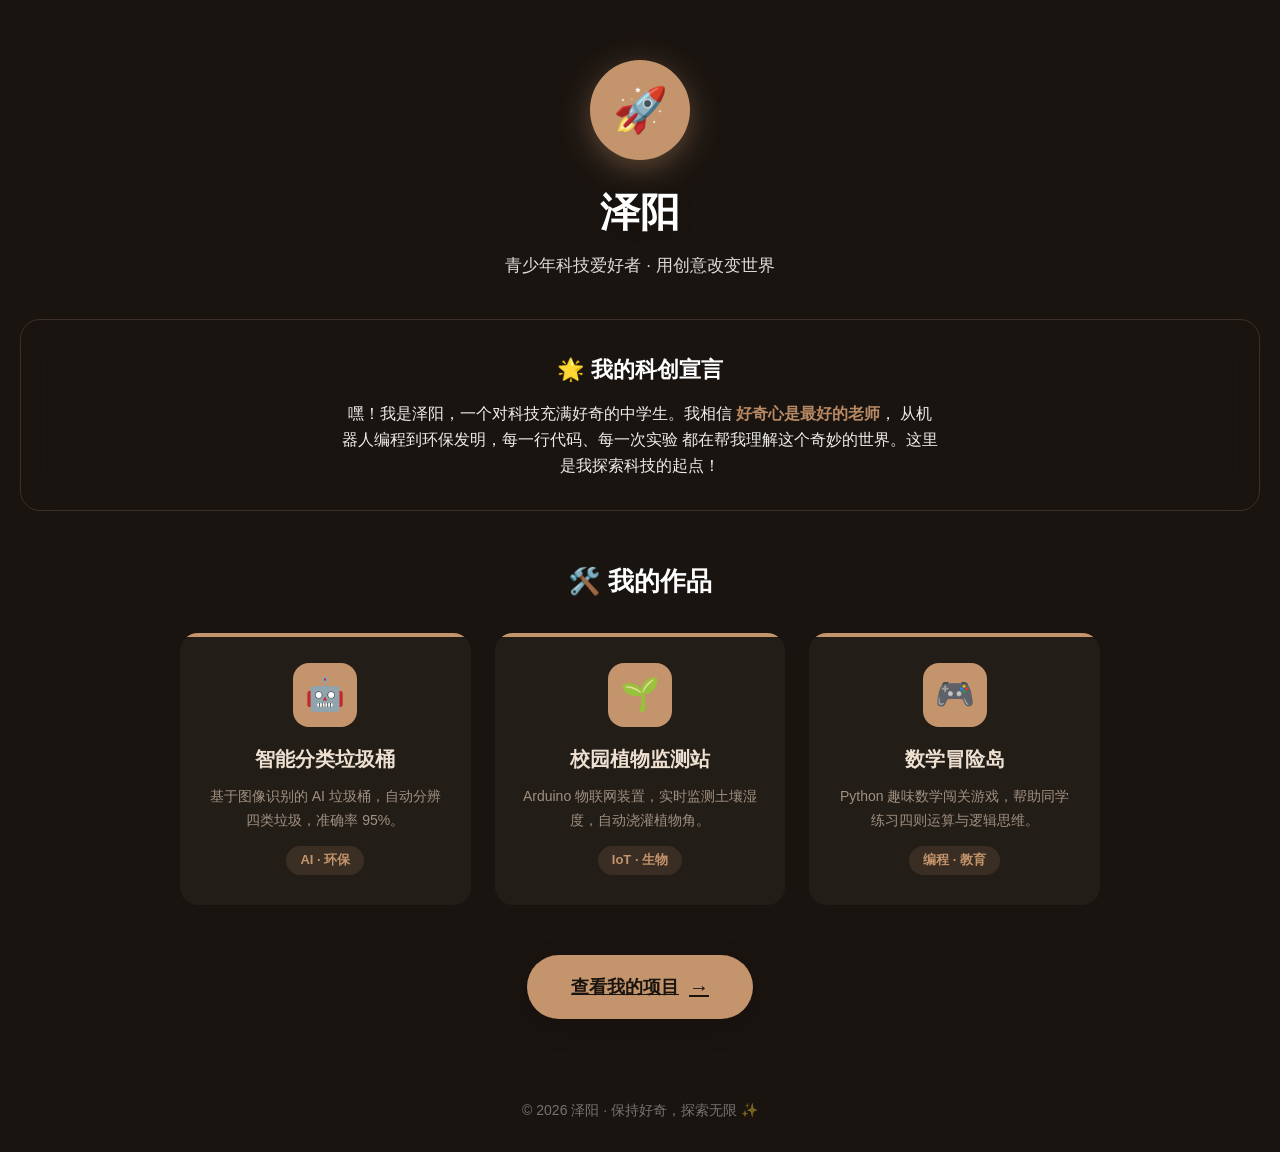
<file: index.html>
<!DOCTYPE html>
<html lang="zh-CN">
<head>
    <meta charset="UTF-8">
    <meta name="viewport" content="width=device-width, initial-scale=1.0">
    <title>泽阳的科创主页</title>
    <link rel="stylesheet" href="css/style.css">
</head>
<body>

    <header class="hero">
        <div class="hero-avatar">🚀</div>
        <h1 class="hero-name">泽阳</h1>
        <p class="hero-tagline">青少年科技爱好者 · 用创意改变世界</p>
    </header>

    <section class="intro">
        <h2 class="intro-title">🌟 我的科创宣言</h2>
        <p class="intro-text">
            嘿！我是泽阳，一个对科技充满好奇的中学生。我相信
            <strong>好奇心是最好的老师</strong>，
            从机器人编程到环保发明，每一行代码、每一次实验
            都在帮我理解这个奇妙的世界。这里是我探索科技的起点！
        </p>
    </section>

    <section class="projects" id="projects">
        <h2 class="projects-title">🛠️ 我的作品</h2>
        <div class="card-grid">
            <article class="card">
                <div class="card-icon card-icon--green">🤖</div>
                <h3 class="card-title">智能分类垃圾桶</h3>
                <p class="card-desc">基于图像识别的 AI 垃圾桶，自动分辨四类垃圾，准确率 95%。</p>
                <span class="card-tag card-tag--green">AI · 环保</span>
            </article>
            <article class="card">
                <div class="card-icon card-icon--pink">🌱</div>
                <h3 class="card-title">校园植物监测站</h3>
                <p class="card-desc">Arduino 物联网装置，实时监测土壤湿度，自动浇灌植物角。</p>
                <span class="card-tag card-tag--pink">IoT · 生物</span>
            </article>
            <article class="card">
                <div class="card-icon card-icon--purple">🎮</div>
                <h3 class="card-title">数学冒险岛</h3>
                <p class="card-desc">Python 趣味数学闯关游戏，帮助同学练习四则运算与逻辑思维。</p>
                <span class="card-tag card-tag--purple">编程 · 教育</span>
            </article>
        </div>
    </section>

    <div class="cta-wrapper">
        <a href="projects.html" class="cta-btn">
            查看我的项目 <span class="cta-arrow">→</span>
        </a>
    </div>

    <footer class="footer">
        <p>© 2026 泽阳 · 保持好奇，探索无限 ✨</p>
    </footer>

<script src="js/script.js"></script>
</body>
</html>
</file>
<file: css/style.css>
/* ==========================================
   泽阳的科创主页 — 完整样式
   ========================================== */

*,
*::before,
*::after {
    margin: 0;
    padding: 0;
    box-sizing: border-box;
}

body {
    font-family: 'Segoe UI', 'PingFang SC', 'Microsoft YaHei', sans-serif;
    background: #1a1410;
    color: #fff;
    min-height: 100vh;
    line-height: 1.6;
}

/* ========== 头部 ========== */
.hero {
    text-align: center;
    padding: 60px 20px 40px;
}

.hero-avatar {
    width: 100px;
    height: 100px;
    border-radius: 50%;
    background: #c4946c;
    display: flex;
    align-items: center;
    justify-content: center;
    margin: 0 auto 20px;
    font-size: 44px;
    box-shadow: 0 8px 30px rgba(196, 148, 108, 0.4);
}

.hero-name {
    font-size: 40px;
    font-weight: 800;
    text-shadow: 0 4px 16px rgba(0, 0, 0, 0.2);
}

.hero-tagline {
    font-size: 17px;
    margin-top: 8px;
    opacity: 0.85;
}

/* ========== 介绍 ========== */
.intro {
    background: rgba(26, 20, 16, 0.7);
    backdrop-filter: blur(16px);
    -webkit-backdrop-filter: blur(16px);
    border: 1px solid #3d3028;
    border-radius: 20px;
    padding: 32px 36px;
    margin: 0 20px 50px;
    text-align: center;
}

.intro-title {
    font-size: 22px;
    margin-bottom: 14px;
}

.intro-text {
    font-size: 16px;
    opacity: 0.92;
    max-width: 600px;
    margin: 0 auto;
}

.intro-text strong {
    background: #c4946c;
    -webkit-background-clip: text;
    -webkit-text-fill-color: transparent;
    background-clip: text;
}

/* ========== 作品卡片 ========== */
.projects {
    padding: 0 20px 50px;
}

.projects-title {
    text-align: center;
    font-size: 26px;
    margin-bottom: 30px;
}

.card-grid {
    display: grid;
    grid-template-columns: repeat(auto-fit, minmax(260px, 1fr));
    gap: 24px;
    max-width: 920px;
    margin: 0 auto;
}

.card {
    background: #231d18;
    color: #ede0d0;
    border-radius: 18px;
    padding: 30px 24px;
    text-align: center;
    position: relative;
    overflow: hidden;
    transition: transform 0.35s ease, box-shadow 0.35s ease;
    cursor: pointer;
}

.card:hover {
    transform: translateY(-8px);
    box-shadow: 0 16px 48px rgba(0, 0, 0, 0.2);
}

.card::before {
    content: '';
    position: absolute;
    top: 0; left: 0;
    width: 100%; height: 4px;
}

.card:nth-child(1)::before { background: #c4946c; }
.card:nth-child(2)::before { background: #c4946c; }
.card:nth-child(3)::before { background: #c4946c; }

.card-icon {
    width: 64px; height: 64px;
    border-radius: 16px;
    display: flex;
    align-items: center;
    justify-content: center;
    margin: 0 auto 16px;
    font-size: 32px;
    color: #fff;
}

.card-icon--green  { background: #c4946c; }
.card-icon--pink   { background: #c4946c; }
.card-icon--purple { background: #c4946c; }

.card-title {
    font-size: 20px; font-weight: 700;
    margin-bottom: 10px;
}

.card-desc {
    font-size: 14px; color: #a09080;
    margin-bottom: 14px; line-height: 1.7;
}

.card-tag {
    display: inline-block;
    padding: 4px 14px;
    border-radius: 20px;
    font-size: 13px; font-weight: 600;
}

.card-tag--green  { background: rgba(196,148,108,0.15); color: #c4946c; }
.card-tag--pink   { background: rgba(196,148,108,0.15); color: #c4946c; }
.card-tag--purple { background: rgba(196,148,108,0.15); color: #c4946c; }

/* ========== 按钮 ========== */
.cta-wrapper {
    text-align: center;
    padding-bottom: 50px;
}

.cta-btn {
    display: inline-flex;
    align-items: center;
    gap: 10px;
    padding: 16px 44px;
    font-size: 18px; font-weight: 700;
    color: #1a1410;
    background: #c4946c;
    border: none;
    border-radius: 50px;
    cursor: pointer;
    box-shadow: 0 8px 28px rgba(0, 0, 0, 0.15);
    transition: transform 0.3s ease, box-shadow 0.3s ease, background 0.3s ease;
}

.cta-btn:hover {
    transform: translateY(-3px);
    box-shadow: 0 14px 40px rgba(0, 0, 0, 0.25);
    background: #d4a574;
}

.cta-arrow {
    font-size: 20px;
    transition: transform 0.3s ease;
}

.cta-btn:hover .cta-arrow {
    transform: translateX(5px);
}

/* ==========================================
   项目展厅 — 气泡云
   ========================================== */
.bubble-hall {
    padding: 20px 20px 80px;
    text-align: center;
    min-height: 500px;
}

.bubble-hall-title {
    font-size: 28px;
    margin-bottom: 8px;
}

.bubble-hall-sub {
    font-size: 15px;
    opacity: 0.7;
    margin-bottom: 40px;
}

.bubble-cloud {
    position: relative;
    width: 100%;
    max-width: 800px;
    height: 500px;
    margin: 0 auto;
}

/* 单个气泡 */
.bubble {
    position: absolute;
    width: 90px;
    height: 160px;
    display: flex;
    flex-direction: column;
    align-items: center;
    justify-content: center;
    cursor: grab;
    font-weight: 700;
    font-size: 13px;
    text-align: center;
    user-select: none;
    animation: floatScroll 5s ease-in-out infinite;
    /* 羊皮纸主体 */
    background: linear-gradient(180deg, #f7eed8 0%, #efe0c0 15%, #f5e8d0 50%, #efe0c0 85%, #f7eed8 100%);
    border-left: 1px solid #c4a87c;
    border-right: 1px solid #c4a87c;
    box-shadow: 0 6px 24px rgba(0,0,0,0.4), inset 0 0 30px rgba(139,100,50,0.1);
    transition: transform 0.4s ease, box-shadow 0.4s ease;
}

/* 顶部木轴 */
.bubble::before {
    content: "";
    position: absolute;
    top: -12px;
    left: -10px;
    right: -10px;
    height: 18px;
    background: linear-gradient(180deg, #8b6508, #5c3a1e 30%, #3d2410 50%, #5c3a1e 70%, #8b6508);
    border-radius: 10px;
    box-shadow: 0 2px 6px rgba(0,0,0,0.5);
    z-index: 2;
}

/* 底部木轴 */
.bubble::after {
    content: "";
    position: absolute;
    bottom: -12px;
    left: -10px;
    right: -10px;
    height: 18px;
    background: linear-gradient(180deg, #5c3a1e, #3d2410 30%, #5c3a1e 70%, #8b6508);
    border-radius: 10px;
    box-shadow: 0 2px 6px rgba(0,0,0,0.5);
    z-index: 2;
}

/* 羊皮纸底部微微展开的弧线 */
.bubble .scroll-curl {
    position: absolute;
    bottom: -6px;
    left: 4px; right: 4px;
    height: 8px;
    background: linear-gradient(180deg, #efe0c0, #f7eed8);
    border-radius: 0 0 4px 4px;
    z-index: 0;
}

.bubble:hover {
    transform: scale(1.1) !important;
    box-shadow: 0 14px 40px rgba(200, 80, 20, 0.6), 0 0 30px rgba(200,100,30,0.3);
    z-index: 10;
}


.scroll-ribbon {
    position: absolute;
    top: 50%;
    left: -2px;
    right: -2px;
    height: 8px;
    background: linear-gradient(180deg, #8b0000, #cc0000, #8b0000);
    transform: translateY(-50%);
    z-index: 3;
    box-shadow: 0 1px 3px rgba(0,0,0,0.5);
}
.scroll-ribbon::after {
    content: "";
    position: absolute;
    top: -4px;
    left: 50%;
    width: 14px;
    height: 16px;
    background: #cc0000;
    border-radius: 3px;
    transform: translateX(-50%);
    box-shadow: 0 1px 2px rgba(0,0,0,0.4);
}.bubble-emoji {
    font-size: 30px;
    margin-bottom: 2px;
    display: block;
    filter: drop-shadow(0 2px 2px rgba(0,0,0,0.3));
}

.bubble-name {
    font-size: 12px;
    line-height: 1.3;
    color: #5c3a1e;
}

/* 每颗气泡不同颜色与浮动节奏 */
.bubble--snake {
    background: linear-gradient(180deg, #f5e6d3, #e8d5b7);
    left: 4%; top: 12%;
    animation-delay: 0s;
}

.bubble--trash {
    background: linear-gradient(180deg, #f0dcc8, #dcc8a8);
    left: 62%; top: 10%;
    animation-delay: 1.2s;
}

.bubble--plant {
    background: linear-gradient(180deg, #ede0cc, #d9c7a8);
    left: 22%; top: 52%;
    animation-delay: 2.4s;
}

.bubble--math {
    background: linear-gradient(180deg, #f2e1cc, #e0cba8);
    left: 60%; top: 54%;
    animation-delay: 3.6s;
}

@keyframes floatScroll {
    0%, 100% { transform: translateY(0) rotate(0deg); }
    25%  { transform: translateY(-12px) rotate(1deg); }
    50%  { transform: translateY(-5px) rotate(-0.5deg); }
    75%  { transform: translateY(-16px) rotate(0.5deg); }
}

/* ==========================================
   弹窗
   ========================================== */
.modal-overlay {
    position: fixed;
    top: 0; left: 0;
    width: 100%; height: 100%;
    background: rgba(0, 0, 0, 0.55);
    backdrop-filter: blur(6px);
    display: flex;
    align-items: center;
    justify-content: center;
    z-index: 1000;
    opacity: 0;
    pointer-events: none;
    transition: opacity 0.35s ease;
}

.modal-overlay.active {
    opacity: 1;
    pointer-events: auto;
}

.modal {
    background: #231d18;
    color: #ede0d0;
    border-radius: 20px;
    width: 90%;
    max-width: 680px;
    max-height: 85vh;
    overflow-y: auto;
    padding: 40px 36px;
    position: relative;
    box-shadow: 0 20px 60px rgba(0, 0, 0, 0.3);
    transform: translateY(30px);
    transition: transform 0.35s ease;
}

.modal-overlay.active .modal {
    transform: translateY(0);
}

.modal-close {
    position: absolute;
    top: 12px; right: 18px;
    background: none;
    border: none;
    font-size: 32px;
    color: #a09080;
    cursor: pointer;
    line-height: 1;
    transition: color 0.2s;
}

.modal-close:hover {
    color: #ede0d0;
}

/* 弹窗内容 */
.modal-project-icon {
    font-size: 52px;
    text-align: center;
    display: block;
    margin-bottom: 12px;
}

.modal-project-title {
    font-size: 26px;
    font-weight: 800;
    text-align: center;
    margin-bottom: 8px;
}

.modal-project-tag {
    display: inline-block;
    padding: 4px 14px;
    border-radius: 20px;
    font-size: 13px;
    font-weight: 600;
    margin: 0 auto 20px;
    text-align: center;
}

.modal-project-desc {
    font-size: 15px;
    color: #a09080;
    line-height: 1.8;
    margin-bottom: 24px;
    text-align: center;
}

/* 代码块 */
.modal-code-block {
    background: #0a0806;
    color: #c4946c;
    border-radius: 12px;
    padding: 20px 24px;
    font-family: 'Cascadia Code', 'Fira Code', 'Consolas', monospace;
    font-size: 13px;
    line-height: 1.7;
    overflow-x: auto;
    white-space: pre-wrap;
    margin-bottom: 24px;
    max-height: 300px;
    overflow-y: auto;
}

/* 按钮组 */
.modal-actions {
    display: flex;
    gap: 12px;
    justify-content: center;
    flex-wrap: wrap;
}

.btn-run {
    padding: 12px 32px;
    font-size: 16px;
    font-weight: 700;
    border: none;
    border-radius: 30px;
    cursor: pointer;
    transition: transform 0.2s, box-shadow 0.2s;
}

.btn-run:hover {
    transform: translateY(-2px);
    box-shadow: 0 6px 20px rgba(0, 0, 0, 0.2);
}

.btn-run--primary {
    background: #c4946c;
    color: #1a1410;
}

.btn-run--outline {
    background: transparent;
    color: #c4946c;
    border: 2px solid #d4a574;
}

/* 游戏画布容器 */
.game-container {
    text-align: center;
    margin-bottom: 20px;
}

.game-container canvas {
    border-radius: 12px;
    box-shadow: 0 4px 20px rgba(0, 0, 0, 0.15);
    background: #1a202c;
}

.game-score {
    font-size: 20px;
    font-weight: 700;
    color: #c4946c;
    margin-bottom: 12px;
}

.game-hint {
    font-size: 13px;
    color: #a09080;
    margin-top: 8px;
}

/* ========== 页脚 ========== */
.footer {
    text-align: center;
    padding: 30px 20px;
    font-size: 14px;
    opacity: 0.4;
}

/* ========== 响应式 ========== */
@media (max-width: 640px) {
    .hero-name { font-size: 30px; }
    .hero { padding: 40px 16px 30px; }
    .intro { margin: 0 12px 36px; padding: 24px 20px; }
    .card-grid { grid-template-columns: 1fr; }

    .bubble-cloud { height: 350px; }
    .bubble { width: 75px; height: 130px; font-size: 10px; }
    
.scroll-ribbon {
    position: absolute;
    top: 50%;
    left: -2px;
    right: -2px;
    height: 8px;
    background: linear-gradient(180deg, #8b0000, #cc0000, #8b0000);
    transform: translateY(-50%);
    z-index: 3;
    box-shadow: 0 1px 3px rgba(0,0,0,0.5);
}
.scroll-ribbon::after {
    content: "";
    position: absolute;
    top: -4px;
    left: 50%;
    width: 14px;
    height: 16px;
    background: #cc0000;
    border-radius: 3px;
    transform: translateX(-50%);
    box-shadow: 0 1px 2px rgba(0,0,0,0.4);
}.bubble-emoji { font-size: 24px; }

    .modal { padding: 28px 20px; }
}

/* ========== 返回链接 ========== */
.back-link {
    display: inline-block;
    padding: 20px 28px;
    color: rgba(196,148,108,0.8);
    text-decoration: none;
    font-size: 16px;
    font-weight: 600;
    transition: color 0.2s;
}

.back-link:hover {
    color: #fff;
}

/* ========== 全屏展厅（projects.html） ========== */
.bubble-hall--fullpage {
    min-height: 75vh;
    padding-top: 10px;
}

.bubble-hall--fullpage .bubble-cloud {
    height: 500px;
}



    .nav-brand { font-size: 16px; }
    .nav-link { font-size: 13px; padding: 6px 12px; }
    .nav-en { display: none; }
}
.bubble--guess {
    background: linear-gradient(180deg, #f8ecd8, #ead5b0);
    left: 42%; top: 28%;
    animation-delay: 4.8s;
}

.bubble--custom {
    background: linear-gradient(180deg, #faf0e0, #efe0c0);
    left: 55%; top: 70%;
    animation-delay: 5.4s;
    border: 2px dashed #d4a574;
}


/* ========== 上传按钮 ========== */
.upload-btn {
    padding: 14px 36px;
    font-size: 16px;
    font-weight: 700;
    color: #c4946c;
    background: transparent;
    border: 2px dashed #d4a574;
    border-radius: 30px;
    cursor: pointer;
    transition: all 0.3s;
}

.upload-btn:hover {
    background: rgba(196, 148, 108, 0.15);
    border-color: #c4946c;
    color: #c4946c;
}

/* ==========================================
   登录界面
   ========================================== */
.login-overlay {
    position: fixed;
    top: 0; left: 0;
    width: 100%; height: 100%;
    background: #1a1410;
    display: flex;
    align-items: center;
    justify-content: center;
    z-index: 9999;
    transition: opacity 0.6s ease, visibility 0.6s ease;
}

.login-overlay.hidden {
    opacity: 0; visibility: hidden; pointer-events: none;
}

.login-card {
    background: #231d18;
    border: 1px solid #5c3a1e;
    border-radius: 20px;
    padding: 48px 40px;
    text-align: center;
    width: 360px;
    max-width: 90%;
    box-shadow: 0 20px 60px rgba(0,0,0,0.6), 0 0 40px rgba(180,80,20,0.15);
}

.login-icon {
    font-size: 56px;
    margin-bottom: 16px;
}

.login-title {
    font-size: 24px;
    color: #c4946c;
    font-weight: 800;
    margin-bottom: 8px;
}

.login-sub {
    font-size: 14px;
    color: #a09080;
    margin-bottom: 32px;
}

.login-input {
    width: 100%;
    padding: 14px 18px;
    font-size: 16px;
    border: 1px solid #5c3a1e;
    border-radius: 12px;
    background: #0d0806;
    color: #ede0d0;
    outline: none;
    margin-bottom: 14px;
    transition: border-color 0.3s;
    box-sizing: border-box;
}

.login-input:focus {
    border-color: #c4946c;
}

.login-input::placeholder {
    color: #5c4a3a;
}

.login-btn {
    width: 100%;
    padding: 14px;
    font-size: 18px;
    font-weight: 700;
    color: #1a1410;
    background: #c4946c;
    border: none;
    border-radius: 12px;
    cursor: pointer;
    margin-top: 8px;
    transition: transform 0.2s, box-shadow 0.2s;
}

.login-btn:hover {
    transform: translateY(-2px);
    box-shadow: 0 8px 24px rgba(180,130,80,0.4);
}

.login-error {
    color: #f56565;
    font-size: 14px;
    margin-top: 14px;
    min-height: 20px;
}

.login-btn--face {
    background: transparent !important;
    color: #a09080 !important;
    border: 1px solid #3d3028;
    font-size: 14px;
    padding: 10px;
}

.login-btn--face:hover {
    background: rgba(196,148,108,0.1) !important;
    color: #c4946c !important;
    box-shadow: none;
}

/* ========== 头像图片 ========== */
.avatar-img {
    width: 100%;
    height: 100%;
    border-radius: 50%;
    object-fit: cover;
    display: block;
}

.login-avatar-img {
    width: 90px;
    height: 90px;
    border-radius: 50%;
    object-fit: cover;
    border: 2px solid #c4946c;
    display: block;
    margin: 0 auto;
}
</file>
